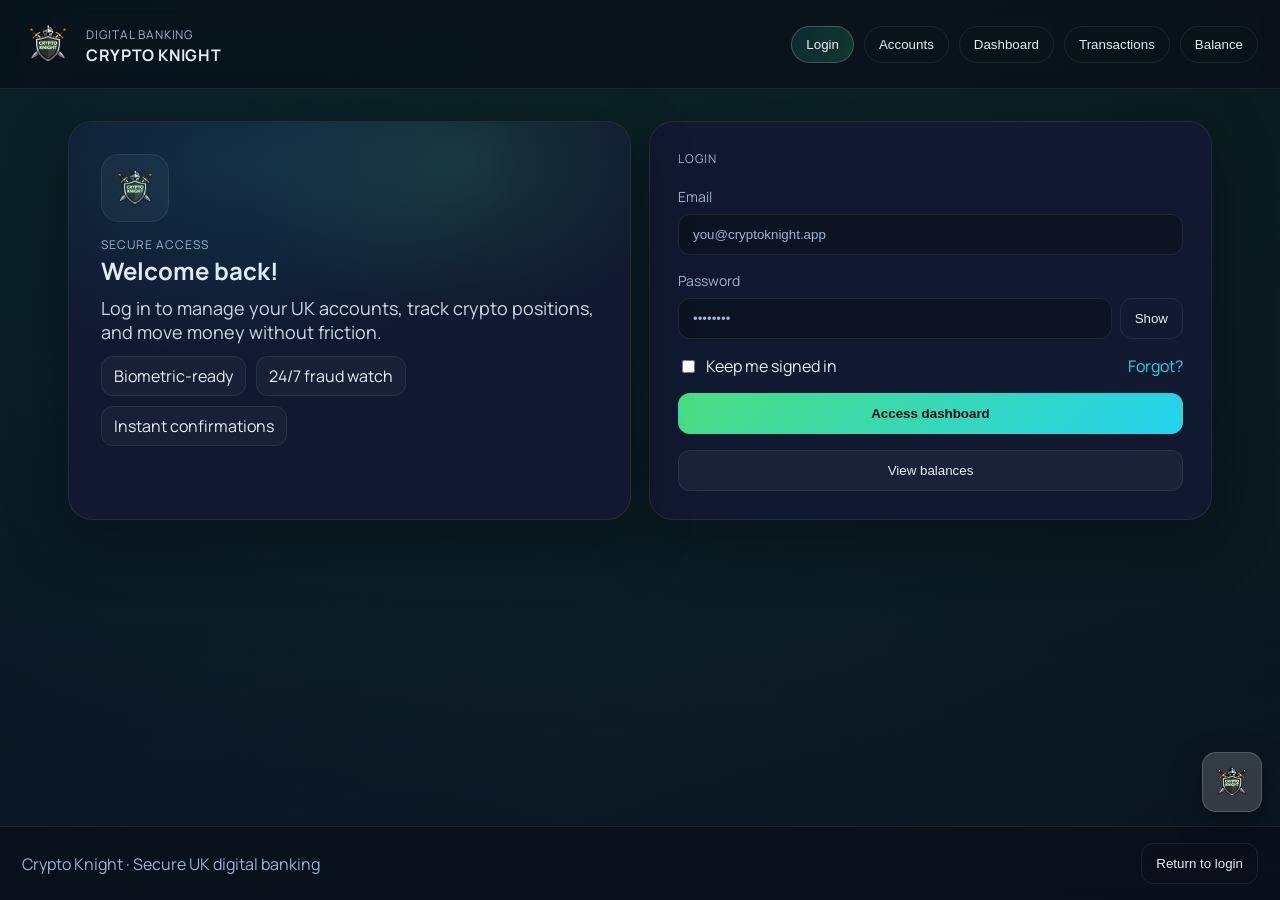
<file: design-ideas/index.html>
<!DOCTYPE html>
<html lang="en">
<head>
  <meta charset="UTF-8" />
  <meta name="viewport" content="width=device-width, initial-scale=1.0" />
  <title>Crypto Knight · Banking UI</title>
  <link rel="preconnect" href="https://fonts.googleapis.com">
  <link rel="preconnect" href="https://fonts.gstatic.com" crossorigin>
  <link href="https://fonts.googleapis.com/css2?family=Manrope:wght@400;600;700&display=swap" rel="stylesheet">
  <link rel="stylesheet" href="style.css" />
</head>
<body>
  <header class="topbar">
    <div class="brand">
      <img src="file_000000003cd8724683c3d68e7207f312.png" alt="Crypto Knight logo" class="brand-mark" />
      <div class="brand-text">
        <span class="eyebrow">Digital Banking</span>
        <strong>Crypto Knight</strong>
      </div>
    </div>
    <nav class="controls" role="group" aria-label="Screen navigation">
      <button class="tab" data-target="login">Login</button>
      <button class="tab" data-target="accounts">Accounts</button>
      <button class="tab" data-target="dashboard">Dashboard</button>
      <button class="tab" data-target="transactions">Transactions</button>
      <button class="tab" data-target="balance">Balance</button>
    </nav>
  </header>

  <main>
    <section class="screen" data-screen="login" aria-label="Login">
      <div class="split">
        <div class="hero-card">
          <div class="logo-badge">
            <img src="file_000000003cd8724683c3d68e7207f312.png" alt="Crypto Knight logo" />
          </div>
          <p class="eyebrow">Secure access</p>
          <h1>Welcome back!</h1>
          <p class="lede">Log in to manage your UK accounts, track crypto positions, and move money without friction.</p>
          <div class="bullet-row">
            <span>Biometric-ready</span>
            <span>24/7 fraud watch</span>
            <span>Instant confirmations</span>
          </div>
        </div>
        <form class="form-card" aria-label="Login form">
          <p class="eyebrow">Login</p>
          <label class="field">
            <span>Email</span>
            <input type="email" placeholder="you@cryptoknight.app" required />
          </label>
          <label class="field">
            <span>Password</span>
            <div class="input-row">
              <input type="password" placeholder="••••••••" required />
              <button type="button" class="ghost">Show</button>
            </div>
          </label>
          <div class="field inline">
            <label><input type="checkbox" /> Keep me signed in</label>
            <a class="link" href="#">Forgot?</a>
          </div>
          <button type="button" class="primary" data-target="dashboard">Access dashboard</button>
          <button type="button" class="secondary" data-target="balance">View balances</button>
        </form>
      </div>
    </section>

    <section class="screen" data-screen="accounts" aria-label="Accounts">
      <div class="section-heading">
        <div>
          <p class="eyebrow">Accounts</p>
          <h2>Your bank accounts</h2>
        </div>
        <div class="chip-row">
          <span class="chip">Multi-currency</span>
          <span class="chip">Instant transfers</span>
        </div>
      </div>
      <div class="grid two">
        <article class="card">
          <div class="card-head">
            <div>
              <p class="eyebrow">Current account</p>
              <h3>£12,430.22</h3>
              <p class="muted">GBP · Everyday spending</p>
            </div>
            <span class="pill">+1.1%</span>
          </div>
          <div class="cta-row">
            <button class="primary" data-target="transactions">View activity</button>
            <button class="secondary" data-target="balance">See balances</button>
          </div>
        </article>
        <article class="card">
          <div class="card-head">
            <div>
              <p class="eyebrow">Savings vault</p>
              <h3>£26,580.00</h3>
              <p class="muted">GBP · Savings</p>
            </div>
            <span class="pill">+3.4%</span>
          </div>
          <div class="cta-row">
            <button class="primary" data-target="transactions">View activity</button>
            <button class="secondary" data-target="dashboard">Dashboard</button>
          </div>
        </article>
      </div>
      <div class="card list-card accounts-links">
        <div class="card-head">
          <div>
            <p class="eyebrow">Linked wallets</p>
            <h3>Move between accounts</h3>
            <p class="muted">Bridge funds across current, savings, and crypto wallets.</p>
          </div>
        </div>
        <ul class="link-list dense">
          <li>
            <span>Current → Savings</span>
            <div class="switch-row">
              <label class="switch" aria-label="Enable automatic saver">
                <input type="checkbox" />
                <span class="slider"></span>
              </label>
              <span class="muted switch-label">Regular Saver (daily sweep)</span>
              <button class="ghost" data-target="transactions">Transfer</button>
            </div>
          </li>
          <li><span>Savings → Current</span><button class="ghost" data-target="transactions">Transfer</button></li>
          <li><span>Crypto Wallet → Current</span><button class="ghost" data-target="transactions">Convert</button></li>
        </ul>
      </div>
    </section>

    <section class="screen" data-screen="dashboard" aria-label="Dashboard">
      <div class="section-heading">
        <div>
          <p class="eyebrow">Overview</p>
          <h2>Command the vault</h2>
        </div>
        <div class="chip-row">
          <span class="chip">Today</span>
          <span class="chip">This week</span>
          <span class="chip">Custom</span>
        </div>
      </div>
      <div class="grid stats">
        <article class="card stat">
          <div class="stat-top">
            <div>
              <p class="eyebrow">Total Balance</p>
              <h3>£94,200.20</h3>
            </div>
            <span class="pill">+5.9%</span>
          </div>
          <p class="muted">Across fiat and crypto holdings</p>
        </article>
        <article class="card stat">
          <div class="stat-top">
            <div>
              <p class="eyebrow">Last Transaction</p>
              <h3>£2,054.03</h3>
            </div>
            <span class="pill neutral">Today</span>
          </div>
          <p class="muted">Sent to Treasury Wallet</p>
        </article>
        <article class="card stat">
          <div class="stat-top">
            <div>
              <p class="eyebrow">Available Cash</p>
              <h3>£10,740.55</h3>
            </div>
            <span class="pill">+0.3%</span>
          </div>
          <p class="muted">Ready for withdrawals</p>
        </article>
      </div>

      <div class="grid two">
        <article class="card">
          <div class="card-head">
            <div>
              <p class="eyebrow">Current account</p>
              <h3>£12,430.22</h3>
              <p class="muted">Current · GBP</p>
            </div>
          </div>
          <p class="muted">Recent deposits and card spend trending steady.</p>
          <div class="cta-row">
            <button class="secondary" data-target="transactions">Activity</button>
            <button class="ghost" data-target="accounts">Accounts</button>
          </div>
        </article>
        <article class="card">
          <div class="card-head">
            <div>
              <p class="eyebrow">Savings vault</p>
              <h3>£26,580.00</h3>
              <p class="muted">High-yield · GBP</p>
            </div>
          </div>
          <p class="muted">Earning yield; transfers available instantly to current.</p>
          <div class="cta-row">
            <button class="secondary" data-target="transactions">Activity</button>
            <button class="ghost" data-target="accounts">Accounts</button>
          </div>
        </article>
      </div>

      <div class="grid two mid-gap">
        <article class="card chart">
          <div class="card-head">
            <div>
              <p class="eyebrow">Performance</p>
              <h3>Adaptive investing</h3>
              <p class="muted">Dynamic allocation reacts to volatility.</p>
            </div>
          </div>
          <div class="chart-bars">
            <div class="bar" style="--value: 72%">BTC</div>
            <div class="bar" style="--value: 58%">ETH</div>
            <div class="bar" style="--value: 42%">SOL</div>
            <div class="bar" style="--value: 36%">USDC</div>
          </div>
        </article>
        <article class="card list-card">
          <div class="card-head">
            <div>
              <p class="eyebrow">Quick links</p>
              <h3>Move faster</h3>
            </div>
          </div>
          <ul class="link-list">
            <li><span>Send money</span><button class="ghost" data-target="transactions">Open</button></li>
            <li><span>Add funds</span><button class="ghost" data-target="balance">Review</button></li>
            <li><span>View statements</span><button class="ghost" data-target="transactions">Statements</button></li>
          </ul>
        </article>
      </div>
    </section>

    <section class="screen" data-screen="transactions" aria-label="Transactions">
      <div class="section-heading">
        <div>
          <p class="eyebrow">Activity</p>
          <h2>Transaction stream</h2>
        </div>
        <div class="chip-row">
          <span class="chip">All</span>
          <span class="chip">Settled</span>
          <span class="chip">Pending</span>
        </div>
      </div>
      <div class="card table-card">
        <div class="table-row head">
          <span>Account</span>
          <span>Direction</span>
          <span>Ref</span>
          <span>Amount</span>
          <span>Status</span>
          <span>Date</span>
        </div>
        <div class="table-row">
          <span>Current</span>
          <span>Outgoing</span>
          <span>Card payment · Knightsbridge Bistro</span>
          <span>£2,054.03</span>
          <span class="status success">Completed</span>
          <span>17 Mar 2026</span>
        </div>
        <div class="table-row">
          <span>Savings</span>
          <span>Incoming</span>
          <span>Regular saver sweep · Daily</span>
          <span>£1.20</span>
          <span class="status warning">Pending</span>
          <span>10 Mar 2026</span>
        </div>
        <div class="table-row">
          <span>Current</span>
          <span>Outgoing</span>
          <span>Regular saver sweep · Daily</span>
          <span>£1.20</span>
          <span class="status success">Completed</span>
          <span>10 Mar 2026</span>
        </div>
        <div class="table-row">
          <span>Savings</span>
          <span>Incoming</span>
          <span>Standing order · ISA top-up</span>
          <span>£240.28</span>
          <span class="status neutral">Scheduled</span>
          <span>09 Mar 2026</span>
        </div>
      </div>
      <div class="cta-row">
        <button class="secondary" data-target="accounts">Accounts</button>
        <button class="primary" data-target="balance">See balances</button>
      </div>
    </section>

    <section class="screen" data-screen="balance" aria-label="Balance">
      <div class="section-heading">
        <div>
          <p class="eyebrow">Holdings</p>
          <h2>Balances at a glance</h2>
        </div>
      </div>
      <div class="grid two">
        <article class="card">
          <div class="card-head">
            <div>
              <p class="eyebrow">Available funds</p>
              <h3>£18,760.10</h3>
              <p class="muted">Across current and savings</p>
            </div>
            <span class="pill">+1.2%</span>
          </div>
          <div class="progress">
            <span>Current account</span>
            <div class="bar-line"><span style="width:40%"></span></div>
            <span>Savings account</span>
            <div class="bar-line"><span style="width:60%"></span></div>
          </div>
        </article>
        <article class="card list-card">
          <div class="card-head">
            <div>
              <p class="eyebrow">Wallets</p>
              <h3>Multi-currency</h3>
            </div>
          </div>
          <ul class="link-list dense">
            <li><span>Current (GBP)</span><strong>£12,430.22</strong></li>
            <li><span>Savings (GBP)</span><strong>£26,580.00</strong></li>
            <li><span>BTC Wallet</span><strong>1.12 BTC</strong></li>
            <li><span>ETH Wallet</span><strong>8.24 ETH</strong></li>
          </ul>
        </article>
      </div>
      <div class="cta-row">
        <button class="secondary" data-target="transactions">Recent activity</button>
        <button class="primary" data-target="dashboard">Back to dashboard</button>
      </div>
    </section>
  </main>

  <footer class="footer">
    <span>Crypto Knight · Secure UK digital banking</span>
    <button class="ghost" data-target="login">Return to login</button>
  </footer>

    <button class="chat-fab" data-chat-toggle aria-label="Open chat">
      <img src="file_000000003cd8724683c3d68e7207f312.png" alt="Open chat" />
    </button>

    <section class="chat-popup" data-chat-popup aria-label="Chat popup">
      <div class="chat-popup-header">
        <div class="chat-title">
          <img class="mini-logo" src="file_000000003cd8724683c3d68e7207f312.png" alt="Crypto Knight logo" />
          <div>
            <p class="eyebrow">Assistant</p>
            <strong>Crypto Knight Chat</strong>
          </div>
        </div>
        <button class="ghost icon" type="button" data-chat-toggle aria-label="Close chat">×</button>
      </div>
      <div class="chat-body">
        <p class="muted">Ask about transfers, limits, or balances.</p>
        <div class="chat-bubble bot">How can I help today?</div>
      </div>
      <form class="chat-input" aria-label="Chat message">
        <input type="text" placeholder="Type a message..." />
        <button type="submit" class="primary">Send</button>
      </form>
    </section>

  <script src="script.js"></script>
</body>
</html>
</file>
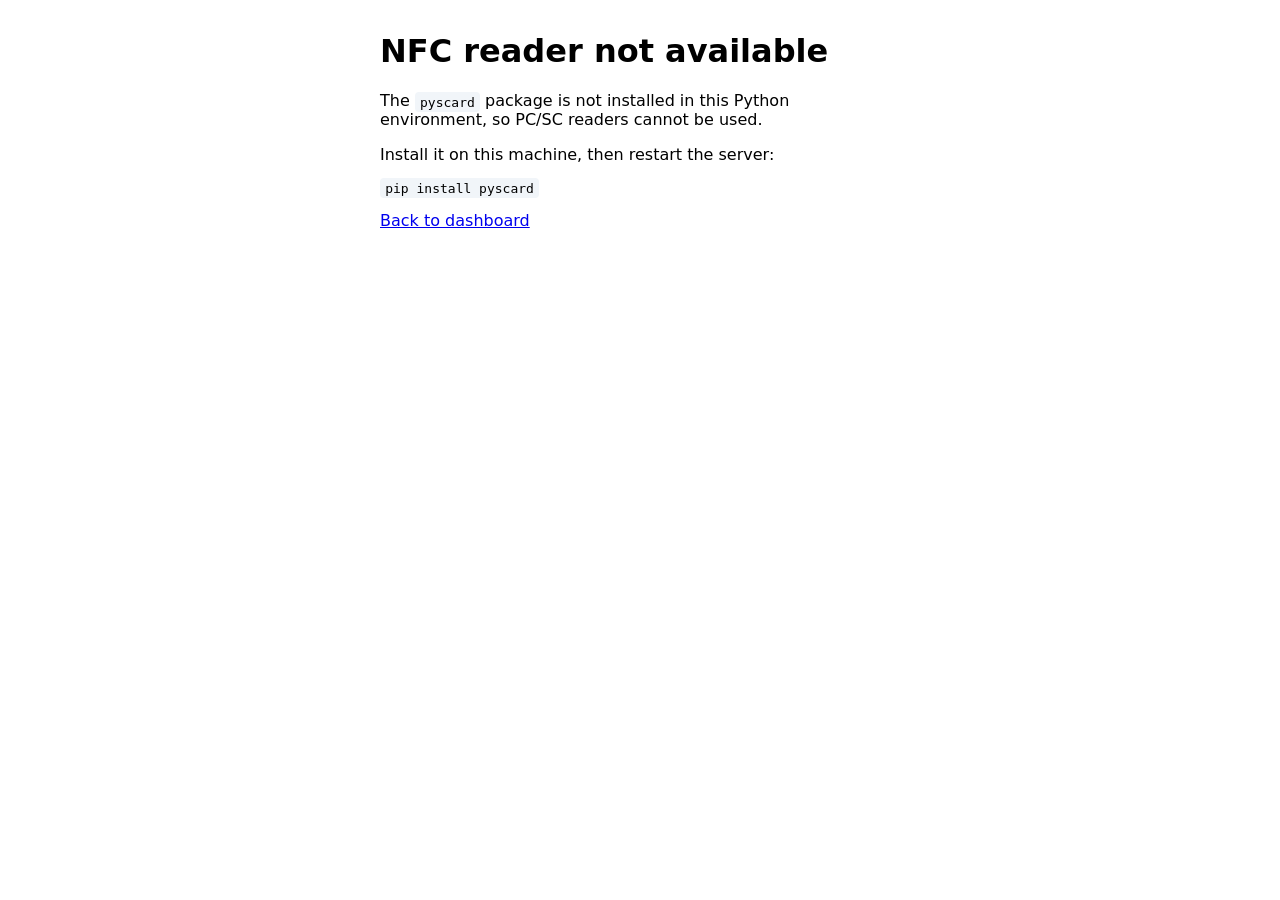
<file: banking/templates/banking/nfc/pyscard_missing.html>
<!DOCTYPE html>
<html lang="en">
<head>
  <meta charset="utf-8">
  <meta name="viewport" content="width=device-width, initial-scale=1">
  <title>NFC terminal unavailable</title>
  <style>
    body { font-family: system-ui, sans-serif; max-width: 520px; margin: 2rem auto; padding: 0 1rem; }
    code { background: #f1f5f9; padding: 0.2em 0.4em; border-radius: 4px; }
  </style>
</head>
<body>
  <h1>NFC reader not available</h1>
  <p>The <code>pyscard</code> package is not installed in this Python environment, so PC/SC readers cannot be used.</p>
  <p>Install it on this machine, then restart the server:</p>
  <pre><code>pip install pyscard</code></pre>
  <p><a href="/banking/dashboard/">Back to dashboard</a></p>
</body>
</html>
</file>
<file: design-ideas/style.css>
:root {
  --color-primary: #4ade80;
  --color-secondary: #22d3ee;
  --color-surface: #0d1426;
  --color-panel: #10192f;
  --color-text: #e7ecf5;
  --color-muted: #9fb2d0;
  --color-border: rgba(255, 255, 255, 0.08);
  --color-success: #4ade80;
  --color-warning: #fbbf24;
  --color-neutral: #94a3b8;
  --shadow: 0 18px 60px rgba(0, 0, 0, 0.35);
  --radius: 18px;
  --radius-lg: 24px;
}

* {
  box-sizing: border-box;
}

body {
  margin: 0;
  min-height: 100vh;
  background: radial-gradient(120% 120% at 10% 10%, rgba(34, 211, 238, 0.08), transparent),
    radial-gradient(140% 140% at 80% 0%, rgba(74, 222, 128, 0.08), transparent),
    linear-gradient(180deg, #050911 0%, #0a1120 100%);
  color: var(--color-text);
  font-family: 'Manrope', 'Segoe UI', sans-serif;
  display: flex;
  flex-direction: column;
}

.topbar {
  display: flex;
  align-items: center;
  justify-content: space-between;
  padding: 18px 22px;
  border-bottom: 1px solid var(--color-border);
  backdrop-filter: blur(8px);
  position: sticky;
  top: 0;
  z-index: 10;
  background: rgba(8, 12, 22, 0.6);
}

.brand {
  display: flex;
  align-items: center;
  gap: 12px;
}

.grid.stats {
  margin-bottom: 28px;
}
.brand-mark {
  width: 52px;
  height: 52px;
  object-fit: contain;
}

.brand-text strong {
  display: block;
  letter-spacing: 0.04em;
  text-transform: uppercase;
}

.controls {
  display: flex;
  gap: 10px;
}

.tab {
  background: transparent;
  color: var(--color-text);
  border: 1px solid var(--color-border);
  padding: 10px 14px;
  border-radius: 999px;
  cursor: pointer;
  transition: all 0.2s ease;
}

.tab.active {
  background: linear-gradient(120deg, rgba(34, 211, 238, 0.12), rgba(74, 222, 128, 0.18));
  border-color: rgba(255, 255, 255, 0.2);
}

main {
  flex: 1;
  width: min(1180px, 100%);
  margin: 0 auto;
  padding: 32px 18px 48px;
}

.screen {
  display: none;
  animation: fade 0.24s ease;
}

.screen.active {
  display: block;
}

.split {
  display: grid;
  grid-template-columns: repeat(auto-fit, minmax(320px, 1fr));
  gap: 18px;
  align-items: stretch;
}

.hero-card {
  background: var(--color-panel);
  border: 1px solid var(--color-border);
  border-radius: var(--radius-lg);
  padding: 32px;
  box-shadow: var(--shadow);
  position: relative;
  overflow: hidden;
}

.hero-card::after {
  content: '';
  position: absolute;
  inset: 0;
  background: radial-gradient(50% 50% at 30% 10%, rgba(34, 211, 238, 0.12), transparent),
    radial-gradient(40% 40% at 70% 10%, rgba(74, 222, 128, 0.14), transparent);
  pointer-events: none;
}

.logo-badge {
  width: 68px;
  height: 68px;
  background: rgba(255, 255, 255, 0.04);
  border: 1px solid var(--color-border);
  border-radius: 18px;
  display: grid;
  place-items: center;
  margin-bottom: 14px;
}

.logo-badge img {
  width: 48px;
}

.form-card {
  background: var(--color-panel);
  border: 1px solid var(--color-border);
  border-radius: var(--radius-lg);
  padding: 28px;
  box-shadow: var(--shadow);
  display: grid;
  gap: 16px;
}

.field {
  display: grid;
  gap: 8px;
}

.field span {
  color: var(--color-muted);
  font-size: 14px;
}

input {
  width: 100%;
  padding: 12px 14px;
  border-radius: 12px;
  border: 1px solid var(--color-border);
  background: #0c1323;
  color: var(--color-text);
}

input::placeholder {
  color: var(--color-muted);
}

.input-row {
  display: grid;
  grid-template-columns: 1fr auto;
  gap: 8px;
  align-items: center;
}

.inline {
  display: flex;
  align-items: center;
  justify-content: space-between;
  gap: 8px;
}

.inline label {
  display: inline-flex;
  align-items: center;
  gap: 8px;
}

.inline input[type="checkbox"] {
  width: auto;
}
.primary,
.secondary,
.ghost {
  border-radius: 12px;
  padding: 12px 14px;
  cursor: pointer;
  border: 1px solid transparent;
  color: var(--color-text);
  transition: transform 0.15s ease, background 0.2s ease, border 0.2s ease;
}

.primary {
  background: linear-gradient(135deg, var(--color-primary), var(--color-secondary));
  border-color: transparent;
  color: #041015;
  font-weight: 700;
}

.secondary {
  background: rgba(255, 255, 255, 0.04);
  border-color: var(--color-border);
}

.ghost {
  background: transparent;
  border-color: var(--color-border);
  color: var(--color-text);
}

.chat-fab {
  position: fixed;
  right: 18px;
  bottom: 88px;
  width: 60px;
  height: 60px;
  border-radius: 14px;
  border: 1px solid rgba(255, 255, 255, 0.16);
  background: rgba(255, 255, 255, 0.16);
  box-shadow: 0 10px 30px rgba(0, 0, 0, 0.4);
  display: grid;
  place-items: center;
  cursor: pointer;
  transition: transform 0.2s ease, background 0.2s ease;
  z-index: 20;
}

.chat-fab img {
  width: 40px;
  height: 40px;
  object-fit: contain;
}

.chat-fab:hover { transform: translateY(-2px); background: rgba(255, 255, 255, 0.2); }

.chat-popup {
  position: fixed;
  right: 18px;
  bottom: 96px;
  width: min(360px, 90vw);
  background: var(--color-panel);
  border: 1px solid var(--color-border);
  border-radius: var(--radius-lg);
  box-shadow: var(--shadow);
  display: none;
  overflow: hidden;
  z-index: 22;
}

.chat-popup.open {
  display: grid;
  grid-template-rows: auto 1fr auto;
}

.chat-popup-header {
  display: flex;
  justify-content: space-between;
  align-items: center;
  padding: 14px 16px;
  border-bottom: 1px solid var(--color-border);
}

.chat-title {
  display: flex;
  align-items: center;
  gap: 10px;
}

.chat-body {
  padding: 14px 16px;
  display: grid;
  gap: 10px;
  max-height: 280px;
  overflow: auto;
}

.chat-bubble {
  padding: 10px 12px;
  border-radius: 12px;
  border: 1px solid var(--color-border);
  background: rgba(255, 255, 255, 0.04);
}

.chat-bubble.bot {
  background: rgba(255, 255, 255, 0.06);
}

.chat-input {
  padding: 12px 14px;
  border-top: 1px solid var(--color-border);
  display: grid;
  grid-template-columns: 1fr auto;
  gap: 8px;
}

.primary:hover,
.secondary:hover,
.ghost:hover,
.pill:hover,
.tab:hover {
  transform: translateY(-1px);
}

.section-heading {
  display: flex;
  justify-content: space-between;
  align-items: center;
  gap: 12px;
  margin-bottom: 16px;
}

.chip-row {
  display: flex;
  gap: 8px;
  flex-wrap: wrap;
}

.chip {
  padding: 8px 12px;
  border-radius: 999px;
  border: 1px solid var(--color-border);
  background: rgba(255, 255, 255, 0.03);
  color: var(--color-muted);
}

.grid {
  display: grid;
  gap: 16px;
  grid-template-columns: repeat(auto-fit, minmax(240px, 1fr));
}

.grid.two {
  grid-template-columns: repeat(auto-fit, minmax(320px, 1fr));
}

.grid.mid-gap {
  margin: 24px 0 28px;
}

.card {
  background: var(--color-panel);
  border: 1px solid var(--color-border);
  border-radius: var(--radius);
  padding: 22px;
  box-shadow: var(--shadow);
}

.accounts-links {
  margin-top: 16px;
}

.stat-top {
  display: flex;
  justify-content: space-between;
  align-items: center;
}

.stat h3 {
  margin: 4px 0 6px;
}

.muted {
  color: var(--color-muted);
  margin: 0;
}

.cta-row {
  margin-top: 18px;
  display: flex;
  gap: 10px;
  flex-wrap: wrap;
}

.pill {
  border: 1px solid var(--color-border);
  background: rgba(255, 255, 255, 0.04);
  color: var(--color-text);
  padding: 8px 12px;
  border-radius: 999px;
}

.pill.neutral {
  color: var(--color-neutral);
}

.chart {
  display: grid;
  gap: 14px;
}

.chart-bars {
  display: grid;
  gap: 10px;
}

.chart .bar {
  position: relative;
  padding: 12px 14px;
  border-radius: 14px;
  background: rgba(255, 255, 255, 0.03);
  border: 1px solid var(--color-border);
}

.chart .bar::after {
  content: '';
  position: absolute;
  inset: 0;
  width: var(--value);
  background: linear-gradient(90deg, var(--color-secondary), var(--color-primary));
  border-radius: 14px;
  opacity: 0.2;
  pointer-events: none;
}

.card-head {
  display: flex;
  justify-content: space-between;
  align-items: center;
  gap: 10px;
}

.mini-logo {
  width: 42px;
  height: 42px;
  object-fit: contain;
  border-radius: 12px;
  background: rgba(255, 255, 255, 0.04);
  border: 1px solid var(--color-border);
  padding: 6px;
}

.link-list {
  list-style: none;
  padding: 0;
  margin: 16px 0 0;
  display: grid;
  gap: 14px;
}

.link-list li {
  display: flex;
  justify-content: space-between;
  align-items: center;
  padding: 12px 0;
  border-bottom: 1px solid var(--color-border);
}

.link-list li:last-child {
  border-bottom: none;
}

.link-list.dense li {
  padding: 8px 0;
}

.switch-row {
  display: flex;
  align-items: center;
  gap: 10px;
}

.switch {
  position: relative;
  display: inline-block;
  width: 48px;
  height: 26px;
}

.switch input {
  position: absolute;
  inset: 0;
  opacity: 0;
  cursor: pointer;
}

.slider {
  position: absolute;
  cursor: pointer;
  top: 0;
  left: 0;
  right: 0;
  bottom: 0;
  background: rgba(255, 255, 255, 0.12);
  border: 1px solid var(--color-border);
  border-radius: 26px;
  transition: 0.2s ease;
}

.slider:before {
  position: absolute;
  content: '';
  height: 18px;
  width: 18px;
  left: 4px;
  bottom: 3px;
  background: var(--color-secondary);
  border-radius: 50%;
  transition: 0.2s ease;
}

.switch input:checked + .slider {
  background: linear-gradient(135deg, var(--color-primary), var(--color-secondary));
  border-color: transparent;
}

.switch input:checked + .slider:before {
  transform: translateX(20px);
  background: #041015;
}

.switch-label {
  font-size: 13px;
}

.table-card {
  padding: 0;
  overflow: hidden;
}

.table-row {
  display: grid;
  grid-template-columns: 1.1fr 1fr 0.9fr 1fr 1fr 1fr;
  gap: 10px;
  padding: 14px 16px;
  border-bottom: 1px solid var(--color-border);
}

.table-row.head {
  background: rgba(255, 255, 255, 0.03);
  text-transform: uppercase;
  letter-spacing: 0.04em;
  font-size: 12px;
  color: var(--color-muted);
}

.status {
  padding: 6px 10px;
  border-radius: 10px;
  font-size: 13px;
  border: 1px solid var(--color-border);
}

.status.success { color: var(--color-success); }
.status.warning { color: var(--color-warning); }
.status.neutral { color: var(--color-neutral); }

.progress {
  display: grid;
  gap: 10px;
}

.bar-line {
  background: rgba(255, 255, 255, 0.04);
  border: 1px solid var(--color-border);
  border-radius: 10px;
  overflow: hidden;
}

.bar-line span {
  display: block;
  height: 10px;
  background: linear-gradient(90deg, var(--color-secondary), var(--color-primary));
}

.footer {
  display: flex;
  justify-content: space-between;
  align-items: center;
  padding: 16px 22px;
  color: var(--color-muted);
  border-top: 1px solid var(--color-border);
  background: rgba(8, 12, 22, 0.6);
}

.eyebrow {
  letter-spacing: 0.08em;
  text-transform: uppercase;
  font-size: 12px;
  color: var(--color-muted);
  margin: 0 0 4px 0;
}

h1, h2, h3 {
  margin: 4px 0 10px;
  line-height: 1.2;
}

p {
  margin: 6px 0 12px;
  color: var(--color-muted);
}

.lede {
  font-size: 18px;
  color: #cfd8e5;
}

.bullet-row {
  display: flex;
  gap: 10px;
  flex-wrap: wrap;
  margin-top: 12px;
}

.bullet-row span {
  padding: 8px 12px;
  border: 1px solid var(--color-border);
  border-radius: 12px;
  background: rgba(255, 255, 255, 0.03);
}

a.link {
  color: var(--color-secondary);
  text-decoration: none;
}

@keyframes fade {
  from { opacity: 0; transform: translateY(6px); }
  to { opacity: 1; transform: translateY(0); }
}

@media (max-width: 800px) {
  .topbar { flex-direction: column; align-items: flex-start; gap: 10px; }
  .controls { width: 100%; flex-wrap: wrap; }
  .tab { flex: 1; }
  .table-row { grid-template-columns: repeat(2, 1fr); }
  .table-row span:nth-child(n+3) { display: none; }
  .table-row.head span:nth-child(n+3) { display: none; }
}
</file>
